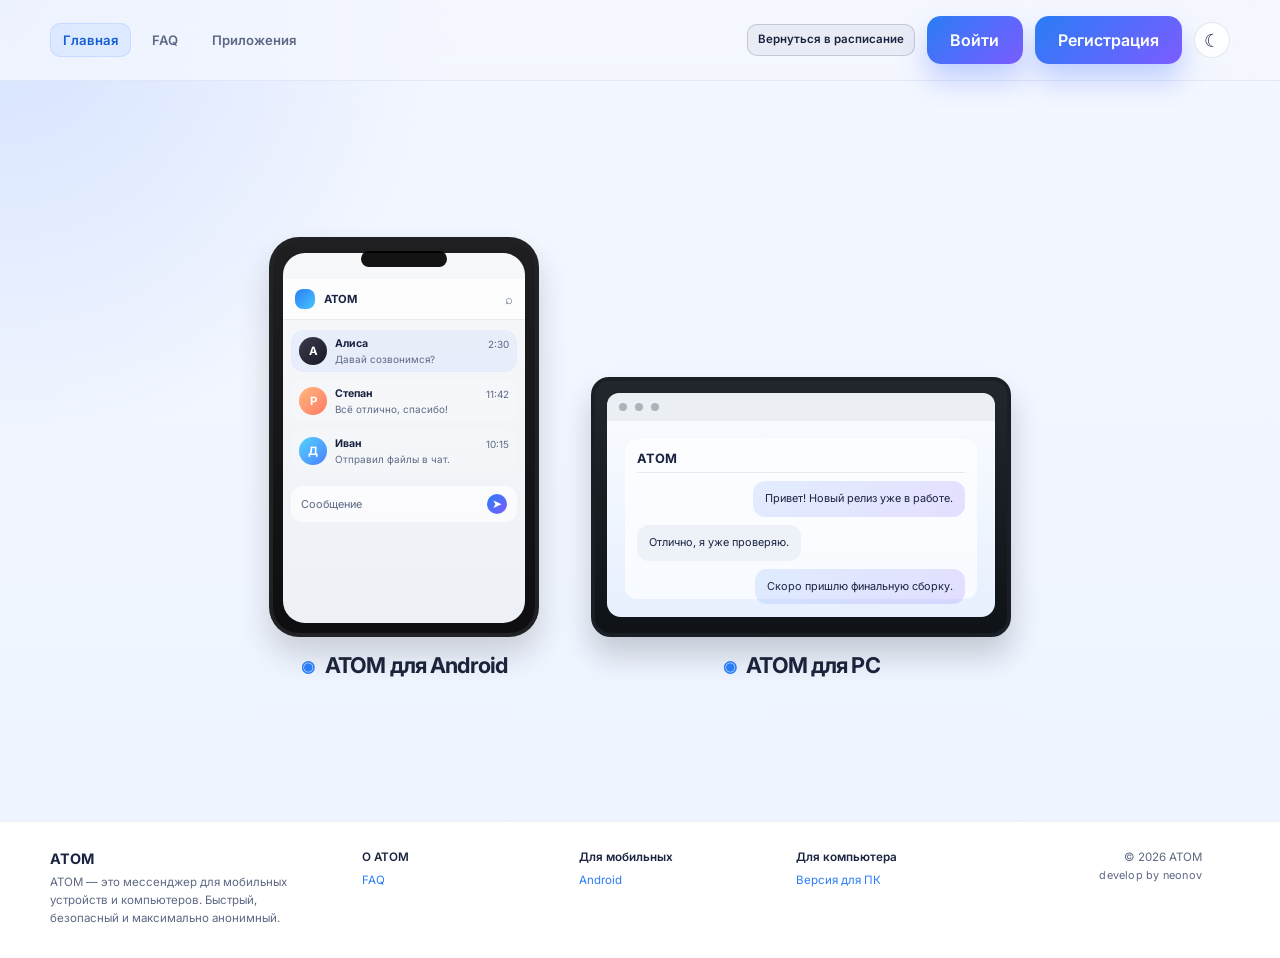
<file: index.html>
<!DOCTYPE html>
<html lang="ru">
  <head>
    <meta charset="UTF-8" />
    <meta name="viewport" content="width=device-width, initial-scale=1.0" />
    <title>ATOM</title>
    <link rel="preconnect" href="https://fonts.googleapis.com" />
    <link rel="preconnect" href="https://fonts.gstatic.com" crossorigin />
    <link
      href="https://fonts.googleapis.com/css2?family=Inter:wght@400;500;600;700;800;900&display=swap"
      rel="stylesheet"
    />
    <link rel="stylesheet" href="css/index.css" />
    <link rel="stylesheet" href="css/schedule-return.css" />
  </head>
  <body>
    <div class="page-shell">
      <header class="topbar">
        <div class="container nav nav--clean">
          <div class="nav-spacer" aria-hidden="true"></div>

          <nav class="site-nav" aria-label="Основная навигация">
            <a href="index.html" aria-current="page">Главная</a>
            <a href="FAQ.html">FAQ</a>
            <a href="#applications">Приложения</a>
          </nav>
          <div class="nav-actions">
            <a class="schedule-return" href="https://14030126.vercel.app/">Вернуться в расписание</a>
            <a class="primary-btn" href="authorization.html">Войти</a>
            <a class="primary-btn" href="registration.html">Регистрация</a>
            <button class="theme-toggle" type="button" aria-label="Включить тёмную тему" title="Включить тёмную тему">
              <span class="theme-icon" aria-hidden="true">☾</span>
            </button>
          </div>
        </div>
      </header>

      <main class="main-blank" aria-label="Главный экран платформ">
        <section class="platform-showcase" id="applications" aria-label="Кнопки загрузки для платформ">
          <div class="platform-grid">
            <a class="device-item device-link android-item" id="android" href="#" data-download-url="" aria-label="Скачать ATOM для Android">
              <div class="phone-shell">
                <div class="phone-notch"></div>
                <div class="phone-screen">
                  <div class="screen-header">
                    <span class="avatar-mini"></span>
                    <span class="header-title">ATOM</span>
                    <span class="header-actions">⌕</span>
                  </div>

                  <div class="chat-list">
                    <div class="chat-row active-row">
                      <div class="chat-avatar dark">А</div>
                      <div class="chat-text">
                        <div class="chat-meta"><strong>Алиса</strong><span>2:30</span></div>
                        <p>Давай созвонимся?</p>
                      </div>
                    </div>

                    <div class="chat-row">
                      <div class="chat-avatar light">Р</div>
                      <div class="chat-text">
                        <div class="chat-meta"><strong>Степан</strong><span>11:42</span></div>
                        <p>Всё отлично, спасибо!</p>
                      </div>
                    </div>

                    <div class="chat-row">
                      <div class="chat-avatar blue">Д</div>
                      <div class="chat-text">
                        <div class="chat-meta"><strong>Иван</strong><span>10:15</span></div>
                        <p>Отправил файлы в чат.</p>
                      </div>
                    </div>
                  </div>

                  <div class="composer">
                    <span>Сообщение</span>
                    <span class="send-btn">➤</span>
                  </div>
                </div>
              </div>
                <div class="platform-label">
                <span class="platform-icon">◉</span>
                <span>ATOM для Android</span>
              </div>
            </a>

            <a class="device-item device-link pc-item" id="pc" href="#" data-download-url="" aria-label="Скачать ATOM для компьютера">
              <div class="pc-shell">
                <div class="pc-screen">
                  <div class="pc-topbar">
                    <span class="pc-dot"></span>
                    <span class="pc-dot"></span>
                    <span class="pc-dot"></span>
                  </div>
                  <div class="pc-window">
                    <div class="pc-chat-panel">
                      <div class="pc-chat-header">ATOM</div>
                      <div class="pc-message me">Привет! Новый релиз уже в работе.</div>
                      <div class="pc-message other">Отлично, я уже проверяю.</div>
                      <div class="pc-message me">Скоро пришлю финальную сборку.</div>
                    </div>
                  </div>
                </div>
              </div>
              <div class="platform-label">
                <span class="platform-icon">◉</span>
                <span>ATOM для PC</span>
              </div>
            </a>
          </div>
        </section>
      </main>

      <footer class="footer" id="about">
        <div class="container footer-layout">
          <div class="footer-about">
            <strong class="footer-title">ATOM</strong>
            <p>ATOM — это мессенджер для мобильных устройств и компьютеров. Быстрый, безопасный и максимально анонимный.</p>
          </div>
          <nav class="footer-column" aria-label="О ATOM">
            <h2>О ATOM</h2>
            <a href="FAQ.html">FAQ</a>
          </nav>
          <nav class="footer-column" aria-label="Для мобильных устройств">
            <h2>Для мобильных</h2>
            <a href="#android">Android</a>
          </nav>
          <nav class="footer-column" aria-label="Для компьютера">
            <h2>Для компьютера</h2>
            <a href="#pc">Версия для ПК</a>
          </nav>

          <div class="footer-meta">
            <span class="copy">© 2026 ATOM</span>
            <span class="developer-mark">develop by neonov</span>
          </div>
        </div>
      </footer>
    </div>

    <script src="js/index.js"></script>
  </body>
</html>
</file>
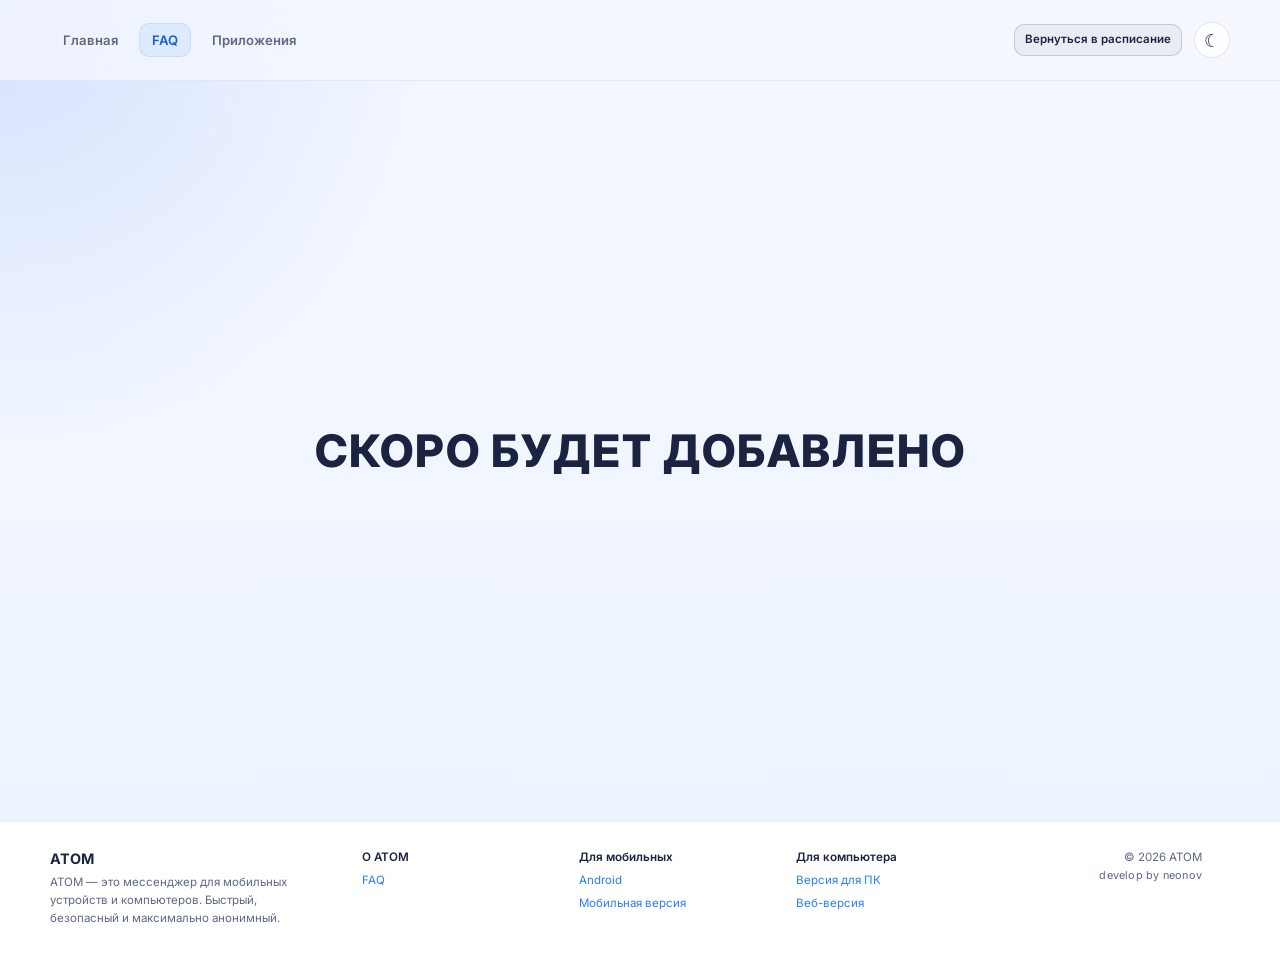
<file: FAQ.html>
<!DOCTYPE html>
<html lang="ru">
  <head>
    <meta charset="UTF-8" />
    <meta name="viewport" content="width=device-width, initial-scale=1.0" />
    <meta name="description" content="Часто задаваемые вопросы о ATOM." />
    <title>FAQ — ATOM</title>
    <link rel="preconnect" href="https://fonts.googleapis.com" />
    <link rel="preconnect" href="https://fonts.gstatic.com" crossorigin />
    <link
      href="https://fonts.googleapis.com/css2?family=Inter:wght@400;500;600;700;800;900&display=swap"
      rel="stylesheet"
    />
    <link rel="stylesheet" href="css/index.css" />
    <link rel="stylesheet" href="css/FAQ.css" />
    <link rel="stylesheet" href="css/schedule-return.css" />
  </head>
  <body>
    <div class="page-shell">
      <header class="topbar">
        <div class="container nav nav--clean">
          <div class="nav-spacer" aria-hidden="true"></div>
          <nav class="site-nav" aria-label="Основная навигация">
            <a href="index.html">Главная</a>
            <a href="FAQ.html" aria-current="page">FAQ</a>
            <a href="index.html#applications">Приложения</a>
          </nav>
          <div class="nav-actions">
            <a class="schedule-return" href="https://14030126.vercel.app/">Вернуться в расписание</a>
            <button class="theme-toggle" type="button" aria-label="Включить тёмную тему" title="Включить тёмную тему">
              <span class="theme-icon" aria-hidden="true">☾</span>
            </button>
          </div>
        </div>
      </header>

      <main class="coming-soon" aria-label="Раздел часто задаваемых вопросов">
        <h1>СКОРО БУДЕТ ДОБАВЛЕНО</h1>
      </main>

      <footer class="footer" id="about">
        <div class="container footer-layout">
          <div class="footer-about">
            <strong class="footer-title">ATOM</strong>
            <p>ATOM — это мессенджер для мобильных устройств и компьютеров. Быстрый, безопасный и максимально анонимный.</p>
          </div>
          <nav class="footer-column" aria-label="О ATOM">
            <h2>О ATOM</h2>
            <a href="FAQ.html">FAQ</a>
          </nav>
          <nav class="footer-column" aria-label="Для мобильных устройств">
            <h2>Для мобильных</h2>
            <a href="index.html#android">Android</a>
            <a href="index.html#android">Мобильная версия</a>
          </nav>
          <nav class="footer-column" aria-label="Для компьютера">
            <h2>Для компьютера</h2>
            <a href="index.html#pc">Версия для ПК</a>
            <a href="index.html#pc">Веб-версия</a>
          </nav>
          <div class="footer-meta">
            <span class="copy">© 2026 ATOM</span>
            <span class="developer-mark">develop by neonov</span>
          </div>
        </div>
      </footer>
    </div>

    <script src="js/index.js"></script>
  </body>
</html>
</file>
<file: css/index.css>
:root {
  --bg: #f5f8ff;
  --panel: rgba(255, 255, 255, 0.8);
  --panel-solid: #ffffff;
  --surface: #eef3ff;
  --surface-strong: #e3ebff;
  --text: #1a2340;
  --muted: #5d6884;
  --line: rgba(111, 124, 168, 0.18);
  --blue: #2a7df6;
  --blue-deep: #155ed4;
  --purple: #7c5cff;
  --violet: #8d63ff;
  --sky: #47c7ff;
  --green: #25d19f;
  --shadow: 0 30px 60px rgba(32, 60, 120, 0.14);
}

* {
  box-sizing: border-box;
  -webkit-user-select: none;
  user-select: none;
}

html {
  scroll-behavior: smooth;
}

body {
  margin: 0;
  font-family: "Inter", sans-serif;
  background:
    radial-gradient(circle at top left, rgba(120, 163, 255, 0.25), transparent 28%),
    linear-gradient(180deg, #f4f7ff 0%, #edf4ff 100%);
  color: var(--text);
}

img {
  max-width: 100%;
  display: block;
}

button,
a {
  font: inherit;
}

button {
  border: none;
  cursor: pointer;
}

.container {
  width: min(1180px, calc(100% - 40px));
  margin: 0 auto;
}

.page-shell {
  min-height: 100vh;
}

.main-blank {
  min-height: calc(100vh - 160px);
  display: flex;
  align-items: center;
  justify-content: center;
  padding: 32px 20px 20px;
}

.platform-showcase {
  width: 100%;
  display: flex;
  justify-content: center;
  align-items: center;
}

.platform-grid {
  display: flex;
  justify-content: center;
  align-items: flex-end;
  gap: 52px;
  flex-wrap: wrap;
}

.device-item {
  display: flex;
  flex-direction: column;
  align-items: center;
  gap: 18px;
  animation: floatDevice 5s ease-in-out infinite;
}

.device-link {
  color: inherit;
  text-decoration: none;
  cursor: pointer;
}

.device-link:focus-visible {
  outline: 3px solid var(--blue);
  outline-offset: 8px;
  border-radius: 14px;
}

.device-item:nth-child(2) {
  animation-delay: 0.6s;
}

@keyframes floatDevice {
  0%,
  100% {
    transform: translateY(0px);
  }
  50% {
    transform: translateY(-6px);
  }
}

.phone-shell {
  position: relative;
  width: 270px;
  height: 400px;
  padding: 12px 10px 10px;
  border-radius: 30px;
  background: linear-gradient(180deg, #1f1f22 0%, #0e0e11 100%);
  border: 4px solid rgba(35, 36, 38, 0.9);
  box-shadow: 0 18px 30px rgba(34, 35, 39, 0.18);
  transition: transform 0.25s ease, box-shadow 0.25s ease, border-color 0.25s ease;
}

.phone-notch {
  position: absolute;
  top: 10px;
  left: 50%;
  transform: translateX(-50%);
  width: 86px;
  height: 16px;
  border-radius: 12px;
  background: rgba(0, 0, 0, 0.92);
}

.phone-screen {
  width: 100%;
  height: 100%;
  border-radius: 22px;
  background: linear-gradient(180deg, #f7f8fa 0%, #edf1f6 100%);
  overflow: hidden;
  padding-top: 26px;
}

.screen-header {
  display: flex;
  align-items: center;
  gap: 9px;
  padding: 10px 12px;
  background: rgba(255, 255, 255, 0.82);
  border-bottom: 1px solid rgba(123, 132, 152, 0.15);
  font-size: 0.7rem;
  color: var(--text);
}

.avatar-mini {
  width: 20px;
  height: 20px;
  border-radius: 8px;
  background: linear-gradient(135deg, var(--blue), var(--sky));
}

.header-title {
  flex: 1;
  font-weight: 700;
}

.header-actions {
  font-size: 0.8rem;
  color: var(--muted);
}

.chat-list {
  display: flex;
  flex-direction: column;
  gap: 8px;
  padding: 10px 8px 0;
}

.chat-row {
  display: flex;
  align-items: center;
  gap: 8px;
  padding: 7px 8px;
  border-radius: 12px;
  background: rgba(255, 255, 255, 0.15);
}

.active-row {
  background: rgba(78, 132, 255, 0.08);
}

.chat-avatar {
  width: 28px;
  height: 28px;
  border-radius: 50%;
  display: grid;
  place-items: center;
  color: white;
  font-size: 0.72rem;
  font-weight: 700;
}

.chat-avatar.dark {
  background: linear-gradient(135deg, #3d3a4c, #171a25);
}

.chat-avatar.light {
  background: linear-gradient(135deg, #ffb87d, #ff7a66);
}

.chat-avatar.blue {
  background: linear-gradient(135deg, #54d4ff, #4a7fff);
}

.chat-text {
  flex: 1;
  min-width: 0;
}

.chat-meta {
  display: flex;
  justify-content: space-between;
  align-items: center;
  gap: 8px;
  margin-bottom: 3px;
}

.chat-meta strong {
  font-size: 0.66rem;
  color: var(--text);
}

.chat-meta span,
.chat-text p {
  font-size: 0.62rem;
  color: var(--muted);
}

.chat-text p {
  margin: 0;
  white-space: nowrap;
  overflow: hidden;
  text-overflow: ellipsis;
}

.composer {
  margin: 14px 8px 8px;
  padding: 8px 10px;
  border-radius: 12px;
  background: rgba(255, 255, 255, 0.72);
  color: var(--muted);
  display: flex;
  justify-content: space-between;
  align-items: center;
  font-size: 0.68rem;
}

.send-btn {
  width: 20px;
  height: 20px;
  border-radius: 50%;
  display: grid;
  place-items: center;
  background: linear-gradient(135deg, var(--blue), var(--purple));
  color: white;
  font-size: 0.72rem;
}

.pc-shell {
  position: relative;
  width: 420px;
  height: 260px;
  padding: 12px 12px 16px;
  border-radius: 18px 18px 20px 20px;
  background: linear-gradient(180deg, #22272d 0%, #0f1317 100%);
  border: 4px solid #1a1f26;
  box-shadow: 0 18px 30px rgba(20, 26, 34, 0.2);
  display: flex;
  align-items: center;
  justify-content: center;
  transition: transform 0.25s ease, box-shadow 0.25s ease, border-color 0.25s ease;
}

.pc-screen {
  width: 100%;
  height: 100%;
  background: linear-gradient(180deg, #f8fbff 0%, #ecf4ff 100%);
  border-radius: 12px 12px 14px 14px;
  overflow: hidden;
  display: flex;
  flex-direction: column;
}

.pc-topbar {
  display: flex;
  align-items: center;
  gap: 8px;
  height: 28px;
  padding: 0 12px;
  background: rgba(20, 22, 27, 0.05);
}

.pc-dot {
  width: 8px;
  height: 8px;
  border-radius: 50%;
  background: rgba(32, 40, 60, 0.3);
}

.pc-window {
  padding: 18px 18px;
  height: calc(100% - 28px);
  background: linear-gradient(180deg, rgba(255, 255, 255, 0.12), rgba(107, 137, 255, 0.04));
}

.pc-chat-panel {
  height: 100%;
  border-radius: 12px;
  background: rgba(255, 255, 255, 0.7);
  padding: 12px 12px 14px;
  display: flex;
  flex-direction: column;
  gap: 8px;
}

.pc-chat-header {
  font-weight: 700;
  color: var(--text);
  padding-bottom: 6px;
  border-bottom: 1px solid rgba(99, 112, 154, 0.14);
  font-size: 0.8rem;
}

.pc-message {
  max-width: 76%;
  padding: 10px 12px;
  border-radius: 12px;
  font-size: 0.68rem;
  line-height: 1.45;
}

.pc-message.me {
  align-self: flex-end;
  background: linear-gradient(135deg, rgba(42, 125, 246, 0.12), rgba(124, 92, 255, 0.18));
  color: var(--text);
}

.pc-message.other {
  align-self: flex-start;
  background: rgba(145, 160, 192, 0.12);
  color: var(--text);
}

.platform-label {
  display: inline-flex;
  align-items: center;
  justify-content: center;
  gap: 10px;
  font-size: clamp(1.05rem, 1.7vw, 1.9rem);
  font-weight: 700;
  color: #1c253d;
  letter-spacing: -0.04em;
  line-height: 1;
  transition: color 0.25s ease, transform 0.25s ease;
}

.platform-icon {
  width: 14px;
  height: 14px;
  display: inline-grid;
  place-items: center;
  color: var(--blue);
  font-size: 1rem;
  transform: translateY(-1px);
  flex-shrink: 0;
  transition: color 0.25s ease, transform 0.25s ease;
}

.device-item:hover .phone-shell,
.device-item:hover .pc-shell {
  transform: translateY(-4px);
  border-color: rgba(42, 125, 246, 0.72);
  box-shadow: 0 24px 42px rgba(42, 125, 246, 0.22);
}

.device-item:hover .platform-label {
  color: var(--blue-deep);
  transform: translateY(-2px);
}

.device-item:hover .platform-icon {
  color: var(--purple);
  transform: translateY(-1px) scale(1.15);
}

.topbar {
  position: sticky;
  top: 0;
  z-index: 10;
  backdrop-filter: blur(18px);
  background: rgba(245, 248, 255, 0.76);
  border-bottom: 1px solid rgba(116, 133, 181, 0.12);
}

.nav {
  display: flex;
  flex-wrap: wrap;
  align-items: center;
  justify-content: space-between;
  min-height: 80px;
}

.nav--clean {
  justify-content: space-between;
}

.nav-spacer {
  display: none;
}

.site-nav {
  display: flex;
  align-items: center;
  gap: 8px;
}

.site-nav a {
  padding: 8px 12px;
  border: 1px solid transparent;
  border-radius: 10px;
  color: var(--muted);
  font-size: 0.82rem;
  font-weight: 600;
  text-decoration: none;
  transition: color 0.2s ease, background 0.2s ease, border-color 0.2s ease;
}

.site-nav a:hover,
.site-nav a:focus-visible {
  color: var(--blue-deep);
  background: rgba(42, 125, 246, 0.07);
}

.site-nav a[aria-current="page"] {
  color: var(--blue-deep);
  background: rgba(42, 125, 246, 0.09);
  border-color: rgba(42, 125, 246, 0.12);
}

.brand {
  display: inline-flex;
  align-items: center;
  gap: 10px;
  color: var(--text);
  text-decoration: none;
  font-weight: 700;
}

.brand-mark {
  width: 38px;
  height: 38px;
  border-radius: 12px;
  display: grid;
  place-items: center;
  background: linear-gradient(135deg, var(--blue) 0%, var(--purple) 100%);
  color: white;
  box-shadow: 0 12px 24px rgba(98, 122, 255, 0.34);
}

.brand-text {
  letter-spacing: 0.04em;
}

.menu {
  display: flex;
  align-items: center;
  gap: 28px;
}

.menu a {
  color: var(--muted);
  text-decoration: none;
  font-size: 0.96rem;
  transition: color 0.2s ease;
}

.menu a:hover,
.menu a:focus-visible {
  color: var(--text);
}

.nav-actions {
  display: flex;
  align-items: center;
  gap: 12px;
}

.theme-toggle {
  display: grid;
  place-items: center;
  width: 36px;
  height: 36px;
  padding: 0;
  border: 1px solid var(--line);
  border-radius: 50%;
  background: var(--panel);
  color: var(--text);
  font-size: 1.15rem;
  line-height: 1;
  transition: transform 0.2s ease, background 0.2s ease, border-color 0.2s ease;
}

.theme-toggle:hover {
  transform: rotate(-12deg);
  background: var(--surface);
}

.primary-btn,
.secondary-btn,
.ghost-btn {
  display: inline-flex;
  align-items: center;
  justify-content: center;
  border-radius: 14px;
  padding: 0.9rem 1.45rem;
  font-weight: 600;
  transition: transform 0.2s ease, box-shadow 0.2s ease, background 0.2s ease;
  text-decoration: none;
}

.primary-btn {
  background: linear-gradient(135deg, var(--blue) 0%, var(--purple) 100%);
  color: white;
  box-shadow: 0 16px 28px rgba(68, 112, 255, 0.3);
}

.primary-btn:hover,
.secondary-btn:hover,
.ghost-btn:hover {
  transform: translateY(-1px);
}

.secondary-btn {
  background: rgba(255, 255, 255, 0.7);
  color: var(--text);
  border: 1px solid var(--line);
}

.ghost-btn {
  background: transparent;
  color: var(--text);
  border: 1px solid var(--line);
}

.hero {
  padding: 72px 0 30px;
}

.hero-layout {
  display: grid;
  grid-template-columns: 1.1fr 0.9fr;
  align-items: center;
  gap: 40px;
}

.eyebrow {
  display: inline-flex;
  align-items: center;
  gap: 8px;
  padding: 0.58rem 0.9rem;
  border-radius: 999px;
  background: rgba(128, 146, 255, 0.12);
  color: var(--blue-deep);
  font-size: 0.78rem;
  font-weight: 700;
  letter-spacing: 0.04em;
  text-transform: uppercase;
}

.hero-copy h1 {
  font-size: clamp(2.8rem, 3.3vw, 5rem);
  line-height: 1.02;
  letter-spacing: -0.06em;
  margin: 18px 0 18px;
}

.hero-copy p {
  max-width: 620px;
  font-size: 1.1rem;
  line-height: 1.7;
  color: var(--muted);
  margin: 0 0 28px;
}

.hero-actions {
  display: flex;
  flex-wrap: wrap;
  gap: 14px;
}

.large {
  min-width: 190px;
}

.social-proof {
  display: flex;
  flex-wrap: wrap;
  gap: 22px;
  margin-top: 30px;
}

.social-proof div {
  display: flex;
  flex-direction: column;
  gap: 5px;
  min-width: 140px;
}

.social-proof strong {
  font-size: 1.5rem;
}

.social-proof span {
  color: var(--muted);
  font-size: 0.9rem;
}

.hero-visual {
  display: flex;
  justify-content: center;
  align-items: center;
}

.phone-frame {
  position: relative;
  width: min(420px, 90vw);
  padding: 18px 18px 24px;
  border-radius: 36px;
  background: linear-gradient(180deg, rgba(246, 248, 255, 0.94), rgba(233, 239, 255, 0.95));
  border: 1px solid rgba(144, 160, 221, 0.28);
  box-shadow: var(--shadow);
}

.phone-header {
  display: flex;
  align-items: center;
  justify-content: space-between;
  padding: 8px 10px 18px;
  color: var(--text);
  font-weight: 600;
  font-size: 0.85rem;
}

.status-dot {
  width: 9px;
  height: 9px;
  border-radius: 50%;
  background: #35d07f;
  box-shadow: 0 0 0 6px rgba(53, 208, 127, 0.14);
}

.status-icons {
  display: flex;
  align-items: center;
  gap: 5px;
}

.status-icons span {
  display: block;
  width: 7px;
  height: 7px;
  border-radius: 999px;
  background: rgba(64, 80, 117, 0.75);
}

.chat-panel {
  display: flex;
  flex-direction: column;
  gap: 12px;
  background: rgba(255, 255, 255, 0.42);
  border: 1px solid rgba(148, 167, 215, 0.18);
  border-radius: 20px;
  padding: 12px;
}

.chat-item {
  display: flex;
  align-items: center;
  gap: 12px;
  padding: 10px 12px;
  border-radius: 16px;
  background: rgba(255, 255, 255, 0.46);
}

.chat-item.active {
  background: linear-gradient(90deg, rgba(42, 125, 246, 0.12), rgba(124, 92, 255, 0.12));
}

.avatar {
  display: grid;
  place-items: center;
  width: 42px;
  height: 42px;
  border-radius: 14px;
  color: white;
  font-weight: 700;
  font-size: 1rem;
}

.avatar.vk,
.avatar.blue {
  background: linear-gradient(135deg, #2a7df6, #5ab0ff);
}

.avatar.tg,
.avatar.sky {
  background: linear-gradient(135deg, #4ccff2, #59d9ff);
}

.avatar.group,
.avatar.purple {
  background: linear-gradient(135deg, #7c5cff, #9d74ff);
}

.chat-meta {
  flex: 1;
  min-width: 0;
}

.chat-topline {
  display: flex;
  justify-content: space-between;
  align-items: baseline;
  gap: 12px;
  margin-bottom: 4px;
}

.chat-topline strong {
  font-size: 0.95rem;
}

.chat-topline span,
.chat-meta p,
.feed-header span {
  color: var(--muted);
  font-size: 0.72rem;
}

.chat-meta p {
  margin: 0;
  white-space: nowrap;
  overflow: hidden;
  text-overflow: ellipsis;
}

.mini-card {
  margin-top: 18px;
  background: linear-gradient(135deg, rgba(42, 125, 246, 0.1), rgba(124, 92, 255, 0.08));
  border: 1px solid rgba(85, 116, 201, 0.18);
  border-radius: 20px;
  padding: 14px 16px;
}

.mini-header {
  display: flex;
  justify-content: space-between;
  align-items: center;
  font-weight: 700;
  margin-bottom: 10px;
}

.pill {
  padding: 0.35rem 0.5rem;
  border-radius: 999px;
  background: rgba(37, 209, 159, 0.12);
  color: #0f9d74;
  font-size: 0.68rem;
}

.mini-bar {
  display: flex;
  gap: 10px;
}

.bar {
  display: block;
  height: 10px;
  border-radius: 999px;
  flex: 1;
}

.bar.blue {
  background: linear-gradient(90deg, var(--blue), #7ca8ff);
}

.bar.purple {
  background: linear-gradient(90deg, var(--purple), #a07cff);
}

.bar.sky {
  background: linear-gradient(90deg, var(--sky), #a5ebff);
}

.stats-strip {
  padding: 18px 0 0;
}

.stats-grid {
  display: grid;
  grid-template-columns: repeat(4, minmax(0, 1fr));
  gap: 18px;
  margin-top: 10px;
}

.stats-grid article {
  background: rgba(255, 255, 255, 0.55);
  border: 1px solid rgba(120, 140, 200, 0.12);
  border-radius: 22px;
  padding: 1.4rem 1.2rem;
  display: flex;
  flex-direction: column;
  align-items: center;
  gap: 6px;
  text-align: center;
}

.stats-grid strong {
  font-size: 1.8rem;
}

.stats-grid span {
  color: var(--muted);
  font-size: 0.9rem;
}

.features,
.showcase,
.security {
  padding-top: 116px;
}

.section-heading {
  margin-bottom: 28px;
}

.section-heading h2 {
  margin: 16px 0 0;
  font-size: clamp(2.1rem, 2.5vw, 3.2rem);
  line-height: 1.1;
  letter-spacing: -0.05em;
  max-width: 680px;
}

.narrow h2 {
  max-width: 760px;
}

.feature-grid {
  display: grid;
  grid-template-columns: repeat(3, minmax(0, 1fr));
  gap: 24px;
}

.feature-card {
  padding: 28px 22px 22px;
  border-radius: 28px;
  border: 1px solid var(--line);
  background: rgba(255, 255, 255, 0.62);
  box-shadow: 0 18px 32px rgba(61, 82, 145, 0.08);
}

.feature-card--blue {
  background: linear-gradient(180deg, rgba(42, 125, 246, 0.08), rgba(255, 255, 255, 0.82));
}

.feature-card--purple {
  background: linear-gradient(180deg, rgba(124, 92, 255, 0.08), rgba(255, 255, 255, 0.82));
}

.feature-card--sky {
  background: linear-gradient(180deg, rgba(71, 199, 255, 0.08), rgba(255, 255, 255, 0.82));
}

.feature-icon {
  width: 58px;
  height: 58px;
  display: grid;
  place-items: center;
  border-radius: 18px;
  margin-bottom: 18px;
  background: rgba(255, 255, 255, 0.66);
  font-size: 1.7rem;
}

.feature-card h3 {
  margin: 0 0 12px;
  font-size: 1.45rem;
}

.feature-card p {
  margin: 0;
  color: var(--muted);
  line-height: 1.7;
}

.showcase-layout {
  display: grid;
  grid-template-columns: 1fr 1fr;
  gap: 28px;
  align-items: center;
}

.check-list {
  list-style: none;
  margin: 28px 0 0;
  padding: 0;
  display: grid;
  gap: 18px;
}

.check-list li {
  position: relative;
  padding-left: 34px;
  color: var(--text);
  font-size: 1.05rem;
  line-height: 1.6;
}

.check-list li::before {
  content: "✓";
  position: absolute;
  left: 0;
  top: 0;
  display: grid;
  place-items: center;
  width: 22px;
  height: 22px;
  border-radius: 50%;
  background: rgba(37, 209, 159, 0.1);
  color: #087f63;
  font-weight: 800;
}

.showcase-panel {
  display: flex;
  justify-content: center;
}

.feed-card {
  width: min(500px, 100%);
  padding: 20px;
  border-radius: 28px;
  background: rgba(255, 255, 255, 0.7);
  border: 1px solid rgba(136, 157, 219, 0.2);
  box-shadow: var(--shadow);
}

.feed-header {
  display: flex;
  align-items: center;
  gap: 12px;
  margin-bottom: 12px;
}

.feed-header strong,
.feed-header span {
  display: block;
}

.feed-header strong {
  margin-bottom: 4px;
}

.feed-card p {
  color: var(--muted);
  line-height: 1.7;
  margin: 0 0 18px;
}

.post-image {
  height: 220px;
  border-radius: 24px;
  background:
    radial-gradient(circle at top left, rgba(255, 255, 255, 0.7), rgba(255, 255, 255, 0)),
    linear-gradient(135deg, rgba(68, 112, 255, 0.75), rgba(154, 117, 255, 0.86));
  position: relative;
  overflow: hidden;
}

.post-glow {
  position: absolute;
  inset: 18% 22% auto auto;
  width: 180px;
  height: 180px;
  border-radius: 50%;
  background: rgba(255, 255, 255, 0.25);
  box-shadow: 0 0 0 28px rgba(255, 255, 255, 0.08);
}

.post-actions {
  display: flex;
  gap: 18px;
  padding-top: 16px;
  color: var(--muted);
  font-size: 0.9rem;
}

.security-grid {
  display: grid;
  grid-template-columns: repeat(3, minmax(0, 1fr));
  gap: 24px;
}

.security-card {
  padding: 30px 22px 24px;
  border-radius: 26px;
  background: rgba(255, 255, 255, 0.64);
  border: 1px solid rgba(136, 157, 219, 0.2);
}

.security-number {
  margin-bottom: 18px;
  font-weight: 800;
  color: var(--blue);
  letter-spacing: 0.08em;
}

.security-card h3 {
  margin: 0 0 12px;
  font-size: 1.4rem;
}

.security-card p {
  margin: 0;
  color: var(--muted);
  line-height: 1.7;
}

.cta-section {
  padding: 120px 0 80px;
}

.cta-box {
  display: flex;
  justify-content: space-between;
  align-items: center;
  gap: 20px;
  padding: 2rem 2.2rem;
  border-radius: 32px;
  background: linear-gradient(135deg, rgba(42, 125, 246, 0.12), rgba(124, 92, 255, 0.12));
  border: 1px solid rgba(124, 92, 255, 0.15);
}

.cta-box h2 {
  margin: 12px 0 0;
  font-size: clamp(2rem, 2.5vw, 3rem);
  line-height: 1.08;
  letter-spacing: -0.05em;
}

.footer {
  padding: 28px 0 30px;
  background: #ffffff;
  border-top: 1px solid rgba(123, 141, 180, 0.14);
}

.footer-layout {
  display: grid;
  grid-template-columns: minmax(190px, 1.5fr) repeat(4, minmax(110px, 1fr)) auto;
  align-items: start;
  gap: 28px;
}

.footer-about {
  max-width: 250px;
}

.footer-title {
  display: block;
  margin-bottom: 7px;
  color: var(--text);
  font-size: 0.9rem;
}

.footer-about p {
  margin: 0;
  color: var(--muted);
  font-size: 0.72rem;
  line-height: 1.55;
}

.footer-column {
  display: flex;
  flex-direction: column;
  align-items: flex-start;
  gap: 7px;
}

.footer-column h2 {
  margin: 0 0 2px;
  color: var(--text);
  font-size: 0.73rem;
  font-weight: 600;
}

.footer-column a {
  color: var(--blue);
  font-size: 0.72rem;
  line-height: 1.35;
  text-decoration: none;
  transition: color 0.2s ease;
}

.footer-column a:hover,
.footer-column a:focus-visible {
  color: var(--blue-deep);
  text-decoration: underline;
}

.footer-meta {
  display: flex;
  flex-direction: column;
  align-items: flex-end;
  gap: 4px;
  white-space: nowrap;
}

.copy,
.developer-mark {
  color: var(--muted);
  text-decoration: none;
  white-space: nowrap;
}

.copy {
  font-size: 0.72rem;
}

.developer-mark {
  font-size: 0.68rem;
  letter-spacing: 0.02em;
}

html[data-theme="dark"] {
  --text: #edf2ff;
  --muted: #a6b2ca;
  --line: rgba(172, 189, 225, 0.2);
  --panel: rgba(31, 42, 64, 0.88);
  --panel-solid: #1f2a40;
  --surface: #263550;
  --surface-strong: #314263;
  --blue-deep: #74aaff;
  --shadow: 0 30px 60px rgba(0, 0, 0, 0.38);
}

html[data-theme="dark"] body {
  background:
    radial-gradient(circle at top left, rgba(58, 89, 157, 0.25), transparent 28%),
    linear-gradient(180deg, #111827 0%, #182338 100%);
}

html[data-theme="dark"] .topbar {
  background: rgba(17, 24, 39, 0.82);
  border-bottom-color: rgba(172, 189, 225, 0.12);
}

html[data-theme="dark"] .footer {
  background: #111827;
  border-top-color: rgba(172, 189, 225, 0.14);
}

html[data-theme="dark"] .feature-card,
html[data-theme="dark"] .security-card,
html[data-theme="dark"] .feed-card,
html[data-theme="dark"] .stats-grid article {
  background-color: rgba(31, 42, 64, 0.88);
  border-color: var(--line);
}

html[data-theme="dark"] .feature-card--blue,
html[data-theme="dark"] .feature-card--purple,
html[data-theme="dark"] .feature-card--sky {
  background: linear-gradient(180deg, rgba(50, 73, 116, 0.48), rgba(31, 42, 64, 0.9));
}

html[data-theme="dark"] .phone-shell,
html[data-theme="dark"] .pc-shell {
  --text: #1a2340;
  --muted: #5d6884;
  --blue-deep: #155ed4;
}

html[data-theme="dark"] .platform-label {
  color: #edf2ff;
}

html[data-theme="dark"] .footer-title,
html[data-theme="dark"] .footer-column h2,
html[data-theme="dark"] .check-list li,
html[data-theme="dark"] .security-number {
  color: var(--text);
}

html[data-theme="dark"] .footer-column a {
  color: #7dbaff;
}

@media (max-width: 980px) {
  .hero-layout,
  .showcase-layout,
  .feature-grid,
  .security-grid,
  .stats-grid {
    grid-template-columns: 1fr 1fr;
  }

  .hero-layout,
  .showcase-layout {
    display: grid;
  }

  .menu {
    display: none;
  }

  .cta-box {
    flex-direction: column;
    align-items: flex-start;
  }

  .footer-layout {
    grid-template-columns: repeat(3, minmax(0, 1fr));
    gap: 24px;
  }

  .footer-about {
    grid-column: span 2;
  }

  .footer-meta {
    align-items: flex-start;
  }
}

@media (max-width: 720px) {
  .hero-layout,
  .feature-grid,
  .security-grid,
  .stats-grid,
  .showcase-layout {
    grid-template-columns: 1fr;
  }

  .nav {
    gap: 12px;
    justify-content: space-between;
  }

  .nav-actions {
    margin-left: auto;
    max-width: 100%;
    flex-wrap: wrap;
    justify-content: flex-end;
    gap: 8px;
  }

  .site-nav {
    gap: 2px;
  }

  .site-nav a {
    padding: 8px 9px;
    font-size: 0.76rem;
  }

  .hero {
    padding-top: 42px;
  }

  .hero-copy h1 {
    letter-spacing: -0.05em;
  }

  .social-proof {
    gap: 12px 20px;
  }

  .feature-grid,
  .security-grid {
    display: grid;
  }

  .cta-box {
    padding: 1.5rem 1.2rem;
  }

  .footer-layout {
    grid-template-columns: 1fr;
    gap: 14px;
  }

  .footer-about {
    grid-column: auto;
  }

  .footer-meta {
    align-items: flex-start;
  }
}
</file>
<file: css/schedule-return.css>
.schedule-return {
  display: inline-flex;
  min-height: 32px;
  align-items: center;
  justify-content: center;
  padding: 6px 10px;
  border: 1px solid color-mix(in srgb, var(--schedule-ink, var(--text, var(--ink, #22243a))) 18%, transparent);
  border-radius: 10px;
  background: color-mix(in srgb, var(--schedule-ink, var(--text, var(--ink, #22243a))) 5%, transparent);
  color: var(--schedule-ink, var(--text, var(--ink, #22243a)));
  font-size: 0.72rem;
  font-weight: 600;
  line-height: 1.2;
  text-align: center;
  text-decoration: none;
  white-space: nowrap;
  transition: background-color 0.16s ease, border-color 0.16s ease;
}

.schedule-return:hover,
.schedule-return:focus-visible {
  border-color: color-mix(in srgb, var(--schedule-ink, var(--text, var(--ink, #22243a))) 32%, transparent);
  background: color-mix(in srgb, var(--schedule-ink, var(--text, var(--ink, #22243a))) 10%, transparent);
}

@media (max-width: 720px) {
  .schedule-return {
    min-height: 30px;
    padding: 5px 8px;
    font-size: 0.66rem;
  }
}
</file>
<file: css/FAQ.css>
.coming-soon {
  min-height: calc(100vh - 160px);
  display: grid;
  place-items: center;
  padding: 32px 20px;
  text-align: center;
}

.coming-soon h1 {
  margin: 0;
  color: var(--text);
  font-size: clamp(1.5rem, 4vw, 2.8rem);
  font-weight: 800;
  letter-spacing: 0.04em;
}

@media (max-width: 720px) {
  .coming-soon {
    min-height: calc(100vh - 200px);
  }
}
</file>
